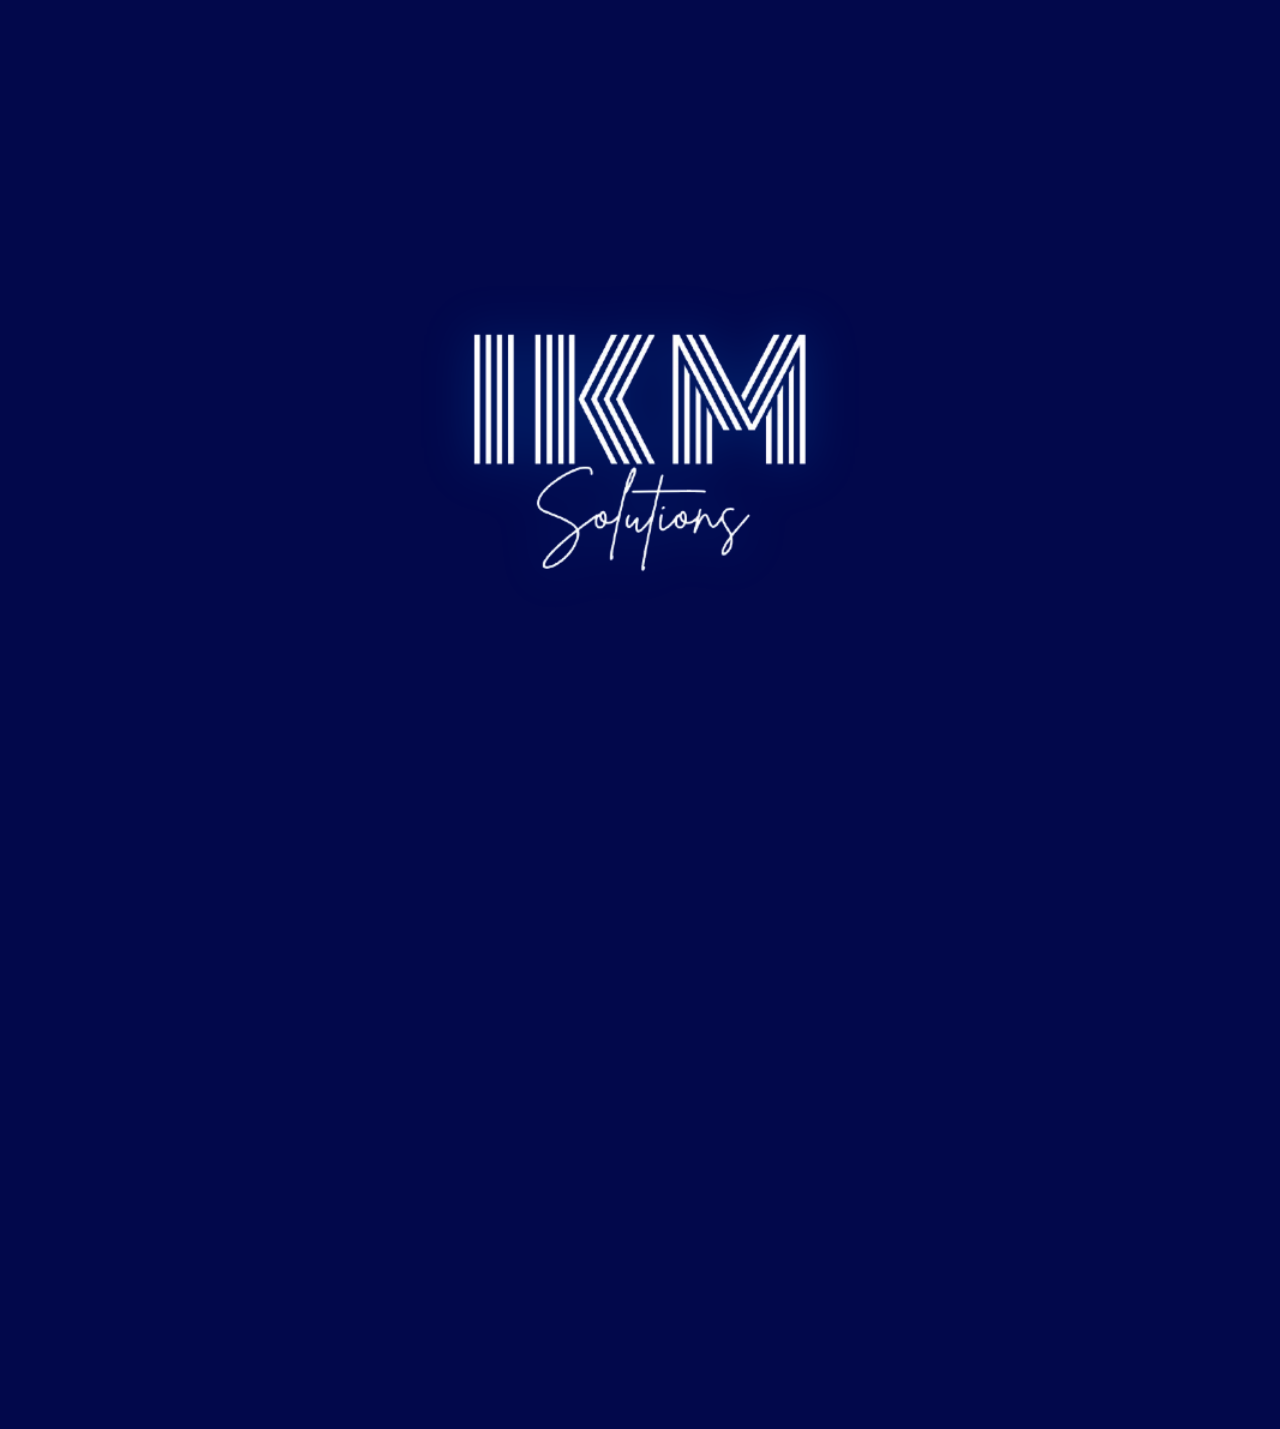
<file: index.html>
<!DOCTYPE html>
<html lang="es">
<head>
    <meta charset="UTF-8">
    <meta name="viewport" content="width=device-width, initial-scale=1.0">
    <title>IKM Solutions | Hardware & Software</title>
    <link href="https://fonts.googleapis.com/css2?family=Inter:wght@300;400;500;600;800&display=swap" rel="stylesheet">
    <link rel="stylesheet" href="assets/css/style.css">
</head>
<body>

    <!-- LOADER -->
    <div id="loader" class="loader-container">
        <img src="assets/img/LogoIKM.png" id="logo-loader" alt="Cargando IKM...">
    </div>

    <!-- NAVEGACIÓN FLOTANTE (Glassmorphism) -->
    <nav class="glass-nav">
        <div class="nav-content">
            <a href="index.html" class="nav-brand">
                <img src="assets/img/LogoIKM.png" alt="IKM" class="nav-logo">
            </a>
            <div class="nav-links">
                <a href="hardware.html">Hardware</a>
                <a href="soporte.html">Servicio IT</a>
                <a href="software.html">Software</a>
                <a href="perfil.html">Perfil</a>
            </div>
            <a href="https://wa.me/5491125727495" target="_blank" class="nav-btn">Consultar</a>
        </div>
    </nav>

    <!-- CONTENIDO PRINCIPAL -->
    <main id="contenido-web" class="fade-in-hidden">
        
        <!-- SECCIÓN HERO -->
        <!-- SECCIÓN HERO -->
        <header class="hero-section">
            <div class="glow-orb"></div>
            
            <div class="hero-content">
                <!-- Calesita dinámica -->
                <div class="carousel-container">
                    <h1 class="gradient-text dynamic-carousel" id="carousel-text">Soluciones a medida en hardware y software</h1>
                </div>
                <p class="hero-subtitle">
                    Servicio tecnico para usuarios y empresas.
                </p>
                <!-- Botones eliminados según lo solicitado -->
            </div>
        </header>

        <!-- EMBUDO DE SERVICIOS (3 Pilares) -->
        <section id="ecosistema" class="services-section">
            <div class="services-grid">
                
                <!-- Tarjeta 1: Hardware -->
                <a href="hardware.html" class="linear-card">
                    <div class="card-icon blue-glow">
                        <svg width="28" height="28" viewBox="0 0 24 24" fill="none" stroke="currentColor" stroke-width="2"><path d="M14.7 6.3a1 1 0 0 0 0 1.4l1.6 1.6a1 1 0 0 0 1.4 0l3.77-3.77a6 6 0 0 1-7.94 7.94l-6.91 6.91a2.12 2.12 0 0 1-3-3l6.91-6.91a6 6 0 0 1 7.94-7.94l-3.76 3.76z"/></svg>
                    </div>
                    <h3>Hardware & Reparación</h3>
                    <p>Mantenimiento profundo, armado de equipos, upgrades, reacondicionamiento móvil y micro-soldadura. Especialistas en PC, Apple y Drones DJI.</p>
                </a>

                <!-- Tarjeta 2: Servicio IT -->
                <a href="soporte.html" class="linear-card">
                    <div class="card-icon pastel-glow">
                        <svg width="28" height="28" viewBox="0 0 24 24" fill="none" stroke="currentColor" stroke-width="2"><rect x="2" y="3" width="20" height="14" rx="2" ry="2"/><line x1="8" y1="21" x2="16" y2="21"/><line x1="12" y1="17" x2="12" y2="21"/></svg>
                    </div>
                    <h3>Servicio IT & Consultoría</h3>
                    <p>Resolución de infraestructuras IT, mantenimiento preventivo de redes empresariales y asesoramiento tecnológico estratégico.</p>
                </a>

                <!-- Tarjeta 3: Software & 3D -->
                <a href="software.html" class="linear-card">
                    <div class="card-icon white-glow">
                        <svg width="28" height="28" viewBox="0 0 24 24" fill="none" stroke="currentColor" stroke-width="2"><polyline points="16 18 22 12 16 6"/><polyline points="8 6 2 12 8 18"/></svg>
                    </div>
                    <h3>Desarrollo & Diseño 3D</h3>
                    <p>Programación Full Stack para aplicaciones web de alto rendimiento y renderizado arquitectónico avanzado (SketchUp, Lumion, VRay).</p>
                </a>

            </div>
        </section>
        
    </main>

    <!-- Lógica de inicialización -->
<!-- Lógica de inicialización -->
    <script>
        window.addEventListener("load", () => {
            const loader = document.getElementById("loader");
            const contenido = document.getElementById("contenido-web");
            
            // El primer número (4000) son los 4 segundos que el logo se queda fijo
            setTimeout(() => {
                loader.style.opacity = "0";
                
                // El segundo número (400) es lo que tarda en desvanecerse (fade out)
                setTimeout(() => {
                    loader.style.display = "none";
                    contenido.style.display = "block";
                    void contenido.offsetWidth; 
                    contenido.classList.add("fade-in-visible");
                }, 200); 
            }, 2000); 
        });
    </script>

    <!-- Lógica del Carrusel de Texto -->
    <script>
        const phrases = [
            "Soluciones a medida en hardware y software",
            "Reparación y reacondicionamiento de celulares",
            "Mantenimiento y armado de pcs y laptops",
            "Consultoría técnica asesorada y facilitada",
            "Programación y diseño arquitectónico 3D"
        ];
        
        let currentPhrase = 0;
        const carouselText = document.getElementById("carousel-text");

        // Iniciar el carrusel una vez que la página carga
        window.addEventListener("load", () => {
            setInterval(() => {
                // 1. Iniciar desvanecimiento
                carouselText.classList.add("fade-out");
                
                // 2. Esperar a que termine la transición (500ms) para cambiar el texto
                setTimeout(() => {
                    currentPhrase = (currentPhrase + 1) % phrases.length;
                    carouselText.textContent = phrases[currentPhrase];
                    
                    // 3. Volver a mostrar el texto
                    carouselText.classList.remove("fade-out");
                }, 500);
                
            }, 4000); // Cambia de frase cada 4 segundos
        });
    </script>
</body>
</html>
</file>
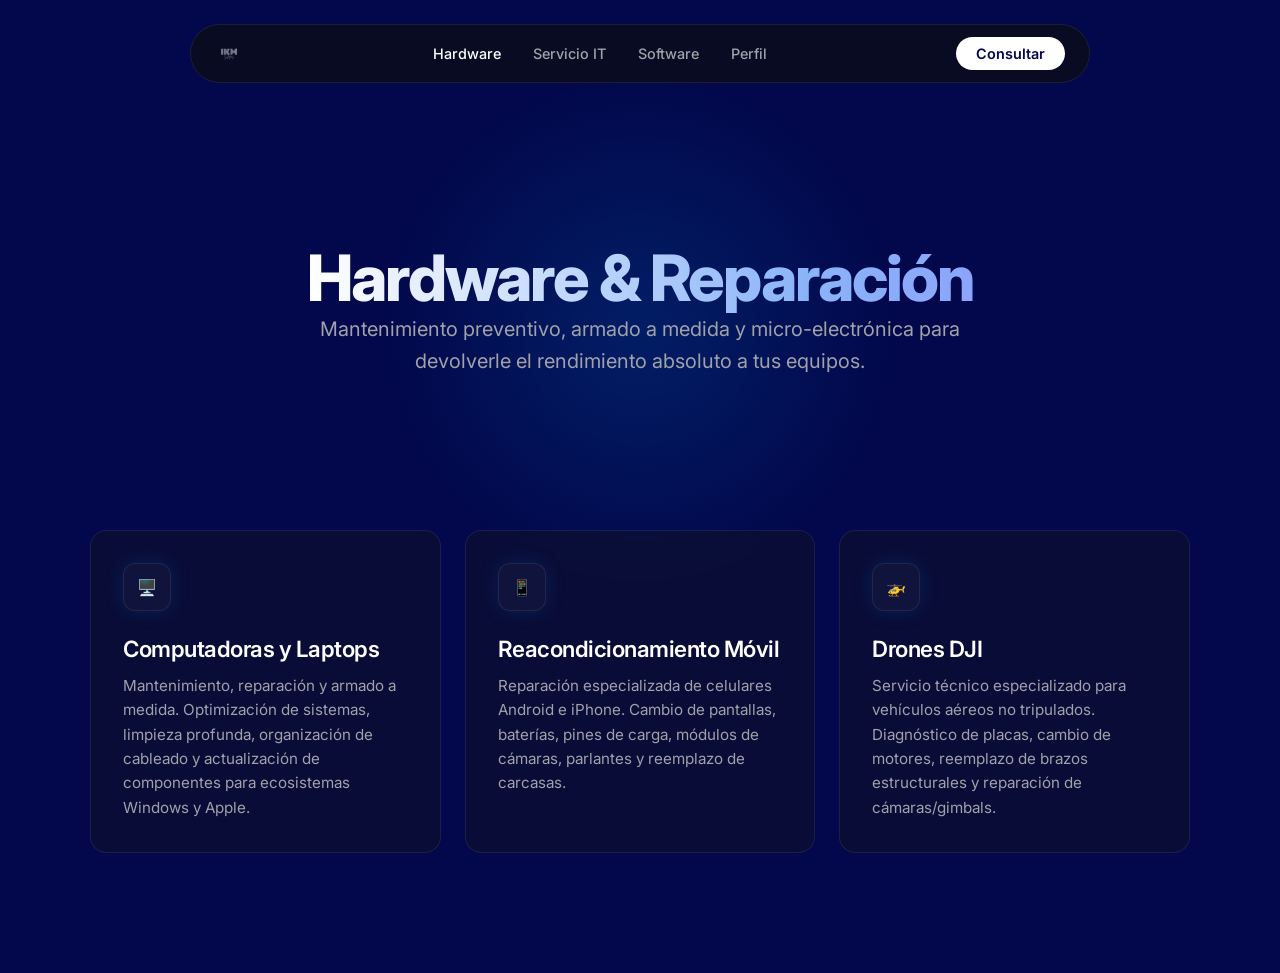
<file: hardware.html>
<!DOCTYPE html>
<html lang="es">
<head>
    <meta charset="UTF-8">
    <meta name="viewport" content="width=device-width, initial-scale=1.0">
    <title>Hardware & Reparación | IKM Solutions</title>
    <link href="https://fonts.googleapis.com/css2?family=Inter:wght@300;400;500;600;800&display=swap" rel="stylesheet">
    <link rel="stylesheet" href="assets/css/style.css">
</head>
<body>

    <!-- NAVEGACIÓN FLOTANTE -->
    <nav class="glass-nav">
        <div class="nav-content">
            <a href="index.html" class="nav-brand">
                <img src="assets/img/LogoIKM.png" alt="IKM" class="nav-logo">
            </a>
            <div class="nav-links">
                <a href="hardware.html" style="color: #ffffff;">Hardware</a> <!-- Activo -->
                <a href="soporte.html">Servicio IT</a>
                <a href="software.html">Software</a>
                <a href="perfil.html">Perfil</a>
            </div>
            <a href="https://wa.me/5491125727495" target="_blank" class="nav-btn">Consultar</a>
        </div>
    </nav>

    <main class="fade-in-visible" style="padding-top: 150px;">
        
        <!-- ENCABEZADO DE SECCIÓN -->
        <header class="hero-section" style="min-height: 40vh;">
            <div class="glow-orb"></div>
            <div class="hero-content">
                <h1 class="gradient-text" style="font-size: 4rem;">Hardware & Reparación</h1>
                <p class="hero-subtitle">Mantenimiento preventivo, armado a medida y micro-electrónica para devolverle el rendimiento absoluto a tus equipos.</p>
            </div>
        </header>

        <!-- DETALLE DE SERVICIOS -->
        <section class="services-section" style="padding-top: 20px;">
            <div class="services-grid">
                
                <div class="linear-card">
                    <div class="card-icon blue-glow">🖥️</div>
                    <h3>Computadoras y Laptops</h3>
                    <p>Mantenimiento, reparación y armado a medida. Optimización de sistemas, limpieza profunda, organización de cableado y actualización de componentes para ecosistemas Windows y Apple.</p>
                </div>

                <div class="linear-card">
                    <div class="card-icon blue-glow">📱</div>
                    <h3>Reacondicionamiento Móvil</h3>
                    <p>Reparación especializada de celulares Android e iPhone. Cambio de pantallas, baterías, pines de carga, módulos de cámaras, parlantes y reemplazo de carcasas.</p>
                </div>

                <div class="linear-card">
                    <div class="card-icon blue-glow">🚁</div>
                    <h3>Drones DJI</h3>
                    <p>Servicio técnico especializado para vehículos aéreos no tripulados. Diagnóstico de placas, cambio de motores, reemplazo de brazos estructurales y reparación de cámaras/gimbals.</p>
                </div>

            </div>
        </section>
    </main>

</body>
</html>
</file>
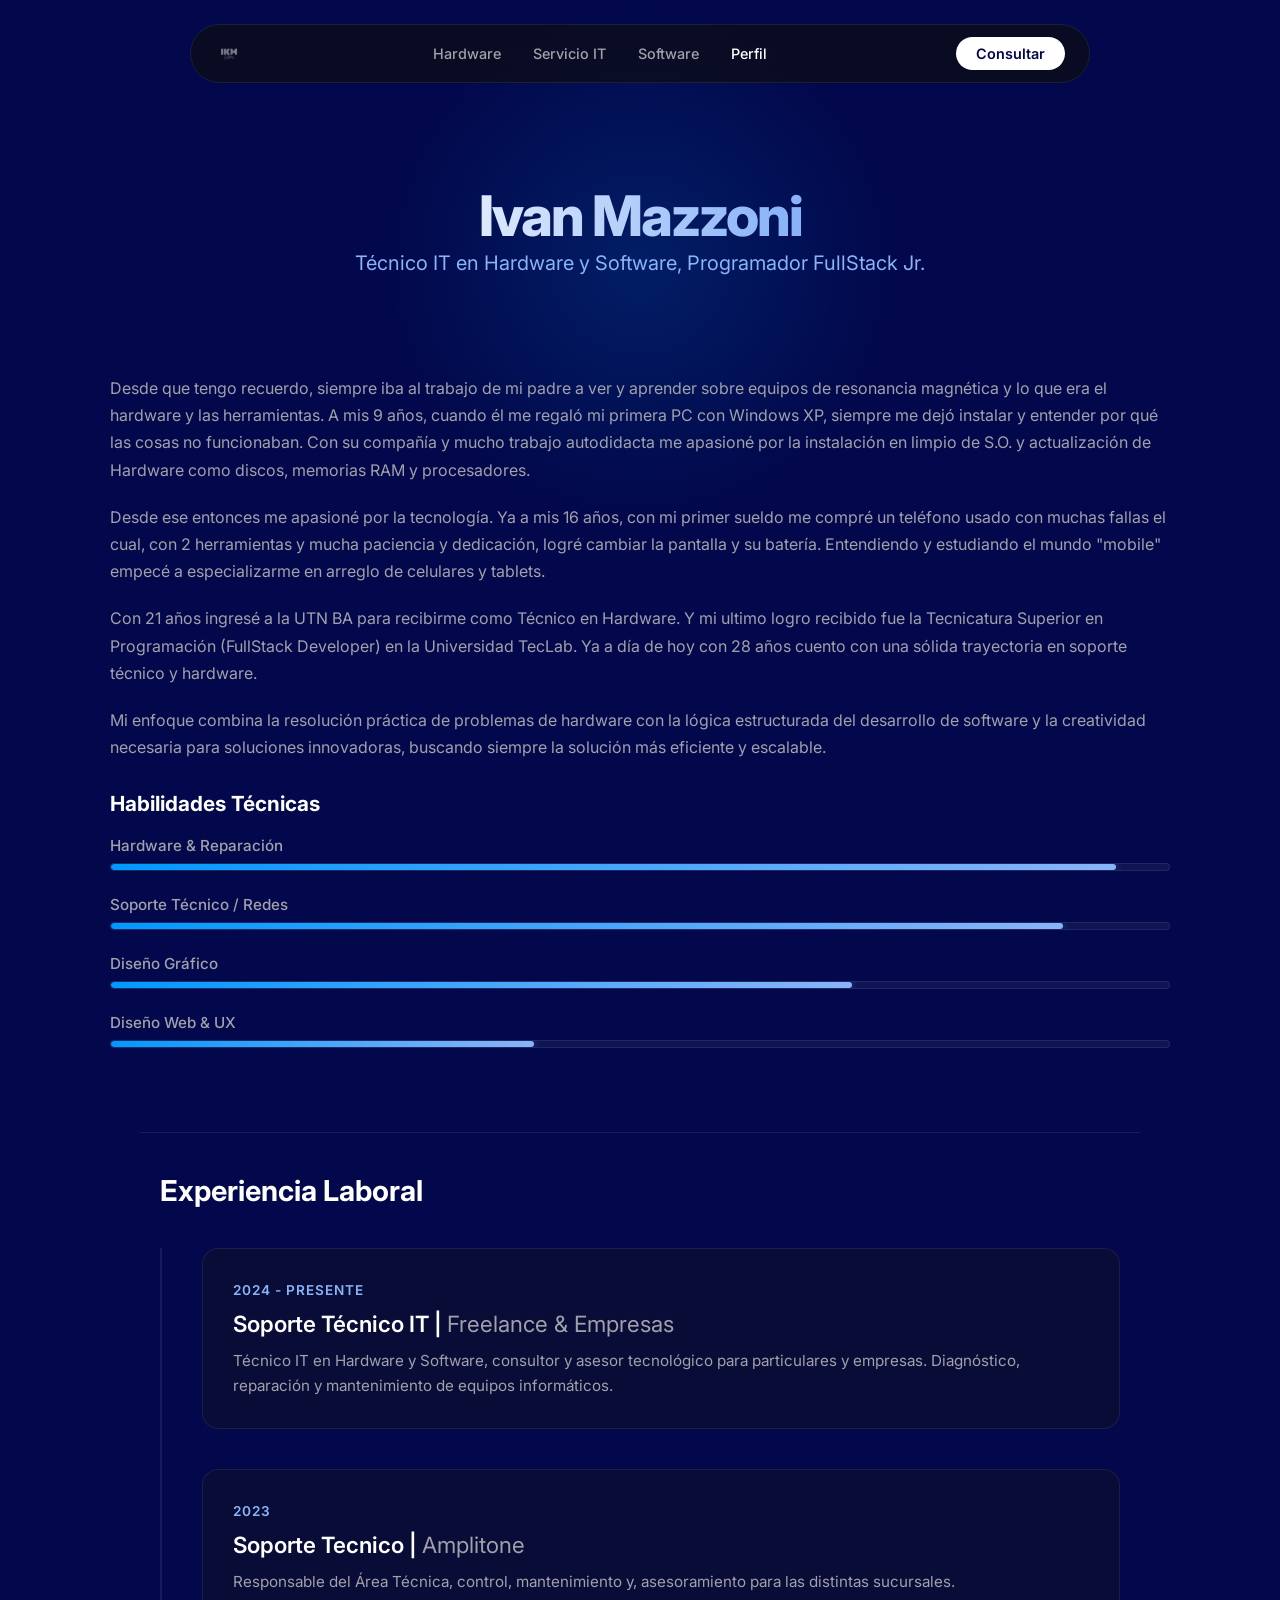
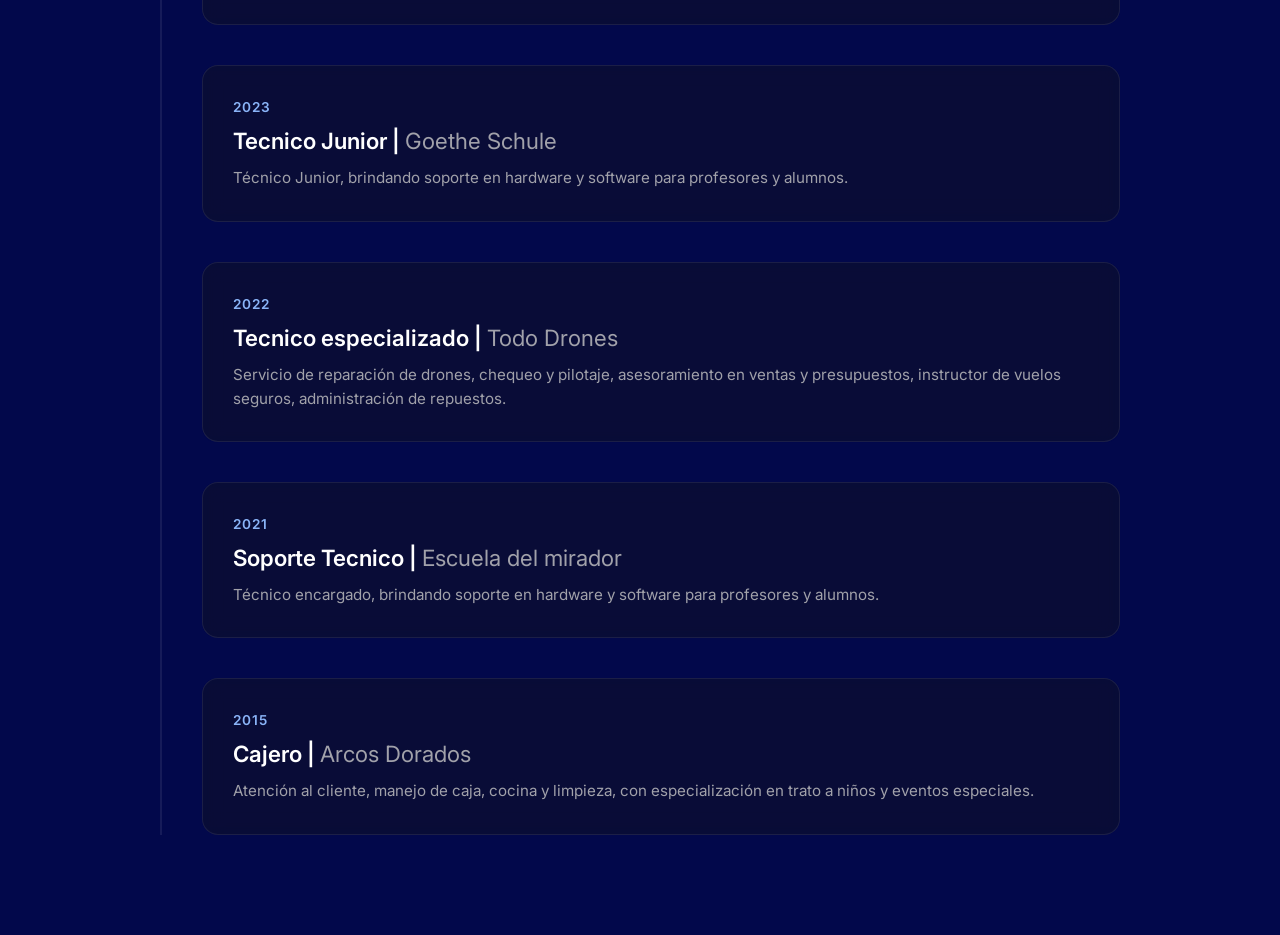
<file: perfil.html>
<!DOCTYPE html>
<html lang="es">
<head>
    <meta charset="UTF-8">
    <meta name="viewport" content="width=device-width, initial-scale=1.0">
    <title>Perfil | IKM Solutions</title>
    <link href="https://fonts.googleapis.com/css2?family=Inter:wght@300;400;500;600;800&display=swap" rel="stylesheet">
    <link rel="stylesheet" href="assets/css/style.css">
</head>
<body>

    <!-- NAVEGACIÓN FLOTANTE (Glassmorphism) -->
    <nav class="glass-nav">
        <div class="nav-content">
            <a href="index.html" class="nav-brand">
                <img src="assets/img/LogoIKM.png" alt="IKM" class="nav-logo">
            </a>
            <div class="nav-links">
                <a href="hardware.html">Hardware</a>
                <a href="soporte.html">Servicio IT</a>
                <a href="software.html">Software</a>
                <a href="perfil.html" style="color: #ffffff;">Perfil</a> <!-- Activo -->
            </div>
            <a href="https://wa.me/5491125727495" target="_blank" class="nav-btn">Consultar</a>
        </div>
    </nav>

    <!-- CONTENIDO PRINCIPAL -->
    <main class="fade-in-visible" style="padding-top: 150px;">
        
        <!-- ENCABEZADO DE PERFIL -->
        <header class="hero-section" style="min-height: 25vh; padding-bottom: 20px;">
            <div class="glow-orb"></div>
            <div class="hero-content">
                <h1 class="gradient-text" style="font-size: 3.5rem;">Ivan Mazzoni</h1>
                <p class="hero-subtitle" style="color: var(--accent-pastel);">Técnico IT en Hardware y Software, Programador FullStack Jr.</p>
            </div>
        </header>
        <!-- SECCIÓN DE BIO + FOTO + SKILLS -->
        <section class="profile-container">
            <!-- <img src="assets/img/YO.png" alt="Ivan Mazzoni" class="profile-img">-->
            <div class="profile-text">
                <p style="color: var(--text-muted); line-height: 1.7; margin-bottom: 20px;">
                    Desde que tengo recuerdo, siempre iba al trabajo de mi padre a ver y aprender sobre equipos de resonancia magnética y lo que era el hardware y las herramientas. A mis 9 años, cuando él me regaló mi primera PC con Windows XP, siempre me dejó instalar y entender por qué las cosas no funcionaban. Con su compañía y mucho trabajo autodidacta me apasioné por la instalación en limpio de S.O. y actualización de Hardware como discos, memorias RAM y procesadores.
                </p>
                <p style="color: var(--text-muted); line-height: 1.7; margin-bottom: 20px;">
                    Desde ese entonces me apasioné por la tecnología. Ya a mis 16 años, con mi primer sueldo me compré un teléfono usado con muchas fallas el cual, con 2 herramientas y mucha paciencia y dedicación, logré cambiar la pantalla y su batería. Entendiendo y estudiando el mundo "mobile" empecé a especializarme en arreglo de celulares y tablets.
                </p>
                <p style="color: var(--text-muted); line-height: 1.7; margin-bottom: 20px;">
                    Con 21 años ingresé a la UTN BA para recibirme como Técnico en Hardware. Y mi ultimo logro recibido fue la Tecnicatura Superior en Programación (FullStack Developer) en la Universidad TecLab. Ya a día de hoy con 28 años cuento con una sólida trayectoria en soporte técnico y hardware.
                </p>
                <p style="color: var(--text-muted); line-height: 1.7; margin-bottom: 30px;">
                    Mi enfoque combina la resolución práctica de problemas de hardware con la lógica estructurada del desarrollo de software y la creatividad necesaria para soluciones innovadoras, buscando siempre la solución más eficiente y escalable.
                </p>

                <!-- HABILIDADES TÉCNICAS -->
                <h3 style="font-size: 1.3rem; margin-bottom: 20px; color: var(--text-main);">Habilidades Técnicas</h3>
                
                <div class="skill-box">
                    <span class="skill-name">Hardware & Reparación</span>
                    <div class="progress-bar"><div class="progress" style="width: 95%"></div></div>
                </div>
                
                <div class="skill-box">
                    <span class="skill-name">Soporte Técnico / Redes</span>
                    <div class="progress-bar"><div class="progress" style="width: 90%"></div></div>
                </div>

                <div class="skill-box">
                    <span class="skill-name">Diseño Gráfico</span>
                    <div class="progress-bar"><div class="progress" style="width: 70%"></div></div>
                </div>

                <div class="skill-box">
                    <span class="skill-name">Diseño Web & UX</span>
                    <div class="progress-bar"><div class="progress" style="width: 40%"></div></div>
                </div>
            </div>
        </section>

        <!-- LÍNEA DIVISORIA SUTIL -->
        <div style="max-width: 1000px; margin: 40px auto; border-top: 1px solid var(--glass-border);"></div>

        <!-- HISTORIAL OPERATIVO (TIMELINE) -->
        <section class="experience-section">
            <h2 class="section-title" style="text-align: left; font-size: 1.8rem; margin-bottom: 40px; color: var(--text-main);">Experiencia Laboral</h2>
            
            <div class="timeline-container">
                
                <!-- TRABAJO 1 -->
                <div class="timeline-item">
                    <div class="timeline-content">
                        <span class="timeline-year">2024 - Presente</span>
                        <h3>Soporte Técnico IT | <span class="company">Freelance & Empresas</span></h3>
                        <p>
                            Técnico IT en Hardware y Software, consultor y asesor tecnológico
                            para particulares y empresas. Diagnóstico, reparación y mantenimiento de equipos informáticos.
                        </p>
                    </div>
                </div>

               
                <div class="timeline-item">
                    <div class="timeline-content">
                        <span class="timeline-year">2023</span>
                        <h3>Soporte Tecnico | <span class="company">Amplitone</span></h3>
                        <p>
                        Responsable del Área Técnica, control, mantenimiento y,
                        asesoramiento para las distintas sucursales.
                        </p>
                    </div>
                </div>    

                <!-- TRABAJO 2 -->
                <div class="timeline-item">
                    <div class="timeline-content">
                        <span class="timeline-year">2023</span>
                        <h3>Tecnico Junior | <span class="company">Goethe Schule</span></h3>
                        <p>
                            Técnico Junior, brindando soporte en hardware y software para
                            profesores y alumnos.
                        </p>
                    </div>
                </div>

                <div class="timeline-item">
                    <div class="timeline-content">
                        <span class="timeline-year">2022</span>
                        <h3>Tecnico especializado | <span class="company">Todo Drones</span></h3>
                        <p>
                            Servicio de reparación de drones, chequeo y pilotaje, asesoramiento
                            en ventas y presupuestos, instructor de vuelos seguros,
                            administración de repuestos.
                        </p>
                    </div>
                </div>

                <div class="timeline-item">
                    <div class="timeline-content">
                        <span class="timeline-year">2021</span>
                        <h3>Soporte Tecnico | <span class="company">Escuela del mirador</span></h3>
                        <p>
                            Técnico encargado, brindando soporte en hardware y software para
                            profesores y alumnos.
                        </p>
                    </div>
                </div>

                <div class="timeline-item">
                    <div class="timeline-content">
                        <span class="timeline-year">2015</span>
                        <h3>Cajero | <span class="company">Arcos Dorados</span></h3>
                        <p>
                            Atención al cliente, manejo de caja, cocina y limpieza, con
                            especialización en trato a niños y eventos especiales.
                        </p>
                    </div>
                </div>

            </div>
        </section>

    </main>

</body>
</html>
</file>
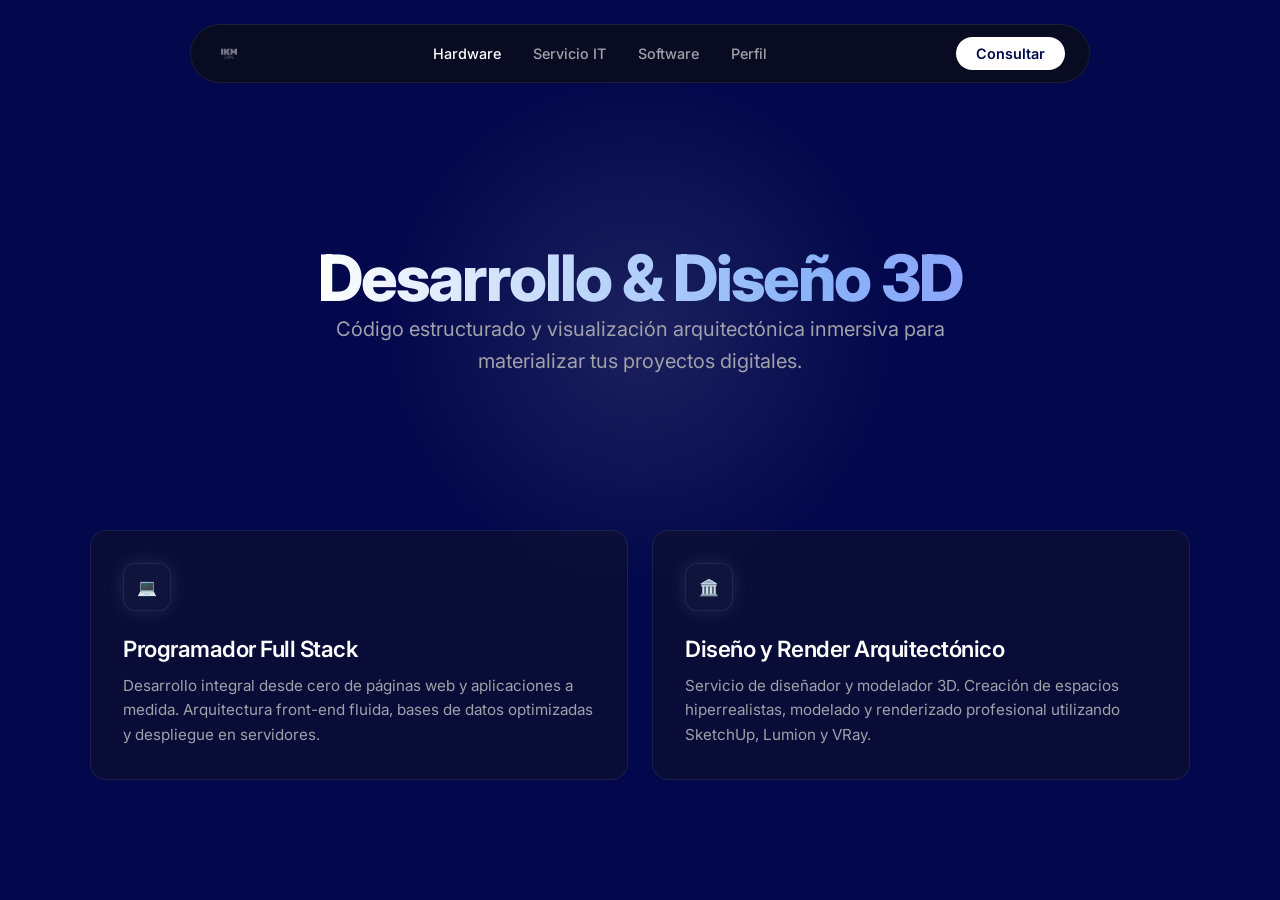
<file: software.html>
<!DOCTYPE html>
<html lang="es">
<head>
    <meta charset="UTF-8">
    <meta name="viewport" content="width=device-width, initial-scale=1.0">
    <title>Hardware & Reparación | IKM Solutions</title>
    <link href="https://fonts.googleapis.com/css2?family=Inter:wght@300;400;500;600;800&display=swap" rel="stylesheet">
    <link rel="stylesheet" href="assets/css/style.css">
</head>
<body>

    <!-- NAVEGACIÓN FLOTANTE -->
    <nav class="glass-nav">
        <div class="nav-content">
            <a href="index.html" class="nav-brand">
                <img src="assets/img/LogoIKM.png" alt="IKM" class="nav-logo">
            </a>
            <div class="nav-links">
                <a href="hardware.html" style="color: #ffffff;">Hardware</a> <!-- Activo -->
                <a href="soporte.html">Servicio IT</a>
                <a href="software.html">Software</a>
                <a href="perfil.html">Perfil</a>
            </div>
            <a href="https://wa.me/5491125727495" target="_blank" class="nav-btn">Consultar</a>
        </div>
    </nav>

    <main class="fade-in-visible" style="padding-top: 150px;">
        <header class="hero-section" style="min-height: 40vh;">
            <div class="glow-orb" style="background: radial-gradient(circle, rgba(255, 255, 255, 0.1) 0%, rgba(0,0,0,0) 60%);"></div>
            <div class="hero-content">
                <h1 class="gradient-text" style="font-size: 4rem;">Desarrollo & Diseño 3D</h1>
                <p class="hero-subtitle">Código estructurado y visualización arquitectónica inmersiva para materializar tus proyectos digitales.</p>
            </div>
        </header>

        <section class="services-section" style="padding-top: 20px;">
            <div class="services-grid" style="grid-template-columns: repeat(auto-fit, minmax(400px, 1fr));">
                
                <div class="linear-card">
                    <div class="card-icon white-glow">💻</div>
                    <h3>Programador Full Stack</h3>
                    <p>Desarrollo integral desde cero de páginas web y aplicaciones a medida. Arquitectura front-end fluida, bases de datos optimizadas y despliegue en servidores.</p>
                </div>

                <div class="linear-card">
                    <div class="card-icon white-glow">🏛️</div>
                    <h3>Diseño y Render Arquitectónico</h3>
                    <p>Servicio de diseñador y modelador 3D. Creación de espacios hiperrealistas, modelado y renderizado profesional utilizando SketchUp, Lumion y VRay.</p>
                </div>

            </div>
        </section>
    </main>

</body>
</html>
</file>
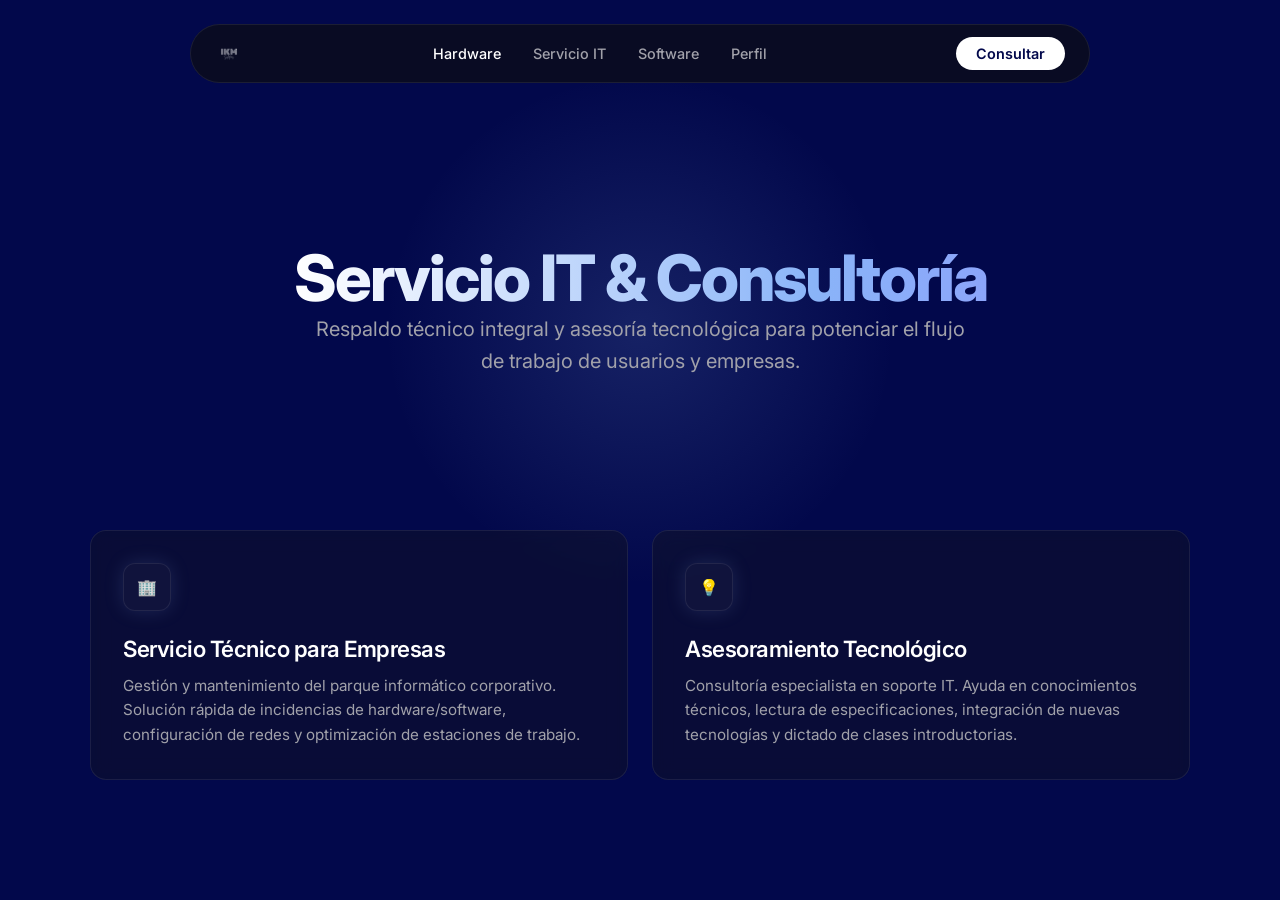
<file: soporte.html>
<!DOCTYPE html>
<html lang="es">
<head>
    <meta charset="UTF-8">
    <meta name="viewport" content="width=device-width, initial-scale=1.0">
    <title>Hardware & Reparación | IKM Solutions</title>
    <link href="https://fonts.googleapis.com/css2?family=Inter:wght@300;400;500;600;800&display=swap" rel="stylesheet">
    <link rel="stylesheet" href="assets/css/style.css">
</head>
<body>

    <!-- NAVEGACIÓN FLOTANTE -->
    <nav class="glass-nav">
        <div class="nav-content">
            <a href="index.html" class="nav-brand">
                <img src="assets/img/LogoIKM.png" alt="IKM" class="nav-logo">
            </a>
            <div class="nav-links">
                <a href="hardware.html" style="color: #ffffff;">Hardware</a> <!-- Activo -->
                <a href="soporte.html">Servicio IT</a>
                <a href="software.html">Software</a>
                <a href="perfil.html">Perfil</a>
            </div>
            <a href="https://wa.me/5491125727495" target="_blank" class="nav-btn">Consultar</a>
        </div>
    </nav>

    <main class="fade-in-visible" style="padding-top: 150px;">
        <header class="hero-section" style="min-height: 40vh;">
            <div class="glow-orb" style="background: radial-gradient(circle, rgba(138, 180, 248, 0.15) 0%, rgba(0,0,0,0) 60%);"></div>
            <div class="hero-content">
                <h1 class="gradient-text" style="font-size: 4rem;">Servicio IT & Consultoría</h1>
                <p class="hero-subtitle">Respaldo técnico integral y asesoría tecnológica para potenciar el flujo de trabajo de usuarios y empresas.</p>
            </div>
        </header>

        <section class="services-section" style="padding-top: 20px;">
            <div class="services-grid" style="grid-template-columns: repeat(auto-fit, minmax(400px, 1fr));">
                
                <div class="linear-card">
                    <div class="card-icon pastel-glow">🏢</div>
                    <h3>Servicio Técnico para Empresas</h3>
                    <p>Gestión y mantenimiento del parque informático corporativo. Solución rápida de incidencias de hardware/software, configuración de redes y optimización de estaciones de trabajo.</p>
                </div>

                <div class="linear-card">
                    <div class="card-icon pastel-glow">💡</div>
                    <h3>Asesoramiento Tecnológico</h3>
                    <p>Consultoría especialista en soporte IT. Ayuda en conocimientos técnicos, lectura de especificaciones, integración de nuevas tecnologías y dictado de clases introductorias.</p>
                </div>

            </div>
        </section>
    </main>

</body>
</html>
</file>
<file: assets/css/style.css>
/* =========================================
   IKM SOLUTIONS | CORE STYLES (LINEAR THEME)
   ========================================= */

/* --- VARIABLES ROOT --- */
:root {
    --bg-color: #02084b;
    --text-main: #ffffff;
    --text-muted: #a1a1aa;
    
    --accent-blue: #0099ff;
    --accent-pastel: #8ab4f8;
    
    --glass-bg: rgba(15, 15, 15, 0.65);
    --glass-border: rgba(255, 255, 255, 0.08);
    --glass-hover: rgba(30, 30, 35, 0.6);
    
    --font-stack: 'Inter', -apple-system, BlinkMacSystemFont, 'Segoe UI', Roboto, sans-serif;
}

/* --- RESET & GLOBALS --- */
* {
    margin: 0;
    padding: 0;
    box-sizing: border-box;
}

html {
    scroll-behavior: smooth;
}

body {
    background-color: var(--bg-color);
    color: var(--text-main);
    font-family: var(--font-stack);
    -webkit-font-smoothing: antialiased;
    overflow-x: hidden;
}

/* --- LOADER --- */
.loader-container {
    position: fixed;
    inset: 0;
    background-color: var(--bg-color);
    display: flex;
    justify-content: center;
    align-items: center;
    z-index: 9999;
    transition: opacity 0.4s ease;
}

#logo-loader {
    width: 200px;
    height: auto;
    filter: drop-shadow(0 0 15px rgba(0, 153, 255, 0.2));
}

.fade-in-hidden {
    opacity: 0;
    transform: translateY(10px);
    transition: opacity 0.6s ease, transform 0.6s ease;
}

.fade-in-visible {
    opacity: 1;
    transform: translateY(0);
}

/* --- NAVEGACIÓN FLOTANTE (GLASSMORPHISM) --- */
.glass-nav {
    position: fixed;
    top: 24px;
    left: 50%;
    transform: translateX(-50%);
    width: 90%;
    max-width: 900px;
    background: var(--glass-bg);
    backdrop-filter: blur(20px);
    -webkit-backdrop-filter: blur(20px);
    border: 1px solid var(--glass-border);
    border-radius: 100px;
    z-index: 1000;
    padding: 12px 24px;
}

.nav-content {
    display: flex;
    justify-content: space-between;
    align-items: center;
}

.nav-logo {
    height: 28px;
    width: auto;
    display: block;
}

.nav-links {
    display: flex;
    gap: 32px;
}

.nav-links a {
    color: var(--text-muted);
    text-decoration: none;
    font-size: 0.9rem;
    font-weight: 500;
    transition: color 0.2s ease;
}

.nav-links a:hover {
    color: var(--text-main);
}

.nav-btn {
    background: var(--text-main);
    color: var(--bg-color);
    text-decoration: none;
    padding: 8px 20px;
    border-radius: 50px;
    font-size: 0.9rem;
    font-weight: 600;
    transition: transform 0.2s ease, box-shadow 0.2s ease;
}

.nav-btn:hover {
    transform: scale(1.05);
    box-shadow: 0 4px 15px rgba(255, 255, 255, 0.2);
}

/* --- HERO SECTION --- */
.hero-section {
    min-height: 100vh;
    display: flex;
    justify-content: center;
    align-items: center;
    text-align: center;
    position: relative;
    padding: 0 20px;
}

/* El resplandor de fondo */
.glow-orb {
    position: absolute;
    top: 50%;
    left: 50%;
    transform: translate(-50%, -50%);
    width: 600px;
    height: 600px;
    background: radial-gradient(circle, rgba(0, 153, 255, 0.15) 0%, rgba(0,0,0,0) 60%);
    z-index: -1;
    pointer-events: none;
}

.hero-content {
    max-width: 800px;
    z-index: 1;
}

/* Contenedor para evitar saltos bruscos de altura cuando el texto es largo */
.carousel-container {
    min-height: 180px; 
    display: flex;
    align-items: center;
    justify-content: center;
    margin-bottom: 24px;
}

/* Texto del carrusel con degradado animado */
.gradient-text {
    font-size: 4.5rem; /* Ligeramente más pequeño para que entren frases largas */
    line-height: 1.1;
    font-weight: 800;
    letter-spacing: -2px;
    margin: 0;
    
    /* Degradado con tonos pasteles (blanco, azul pastel, lila, menta) */
    background: linear-gradient(90deg, #ffffff, #8ab4f8, #8e86ff, #8aebf8, #ffffff);
    background-size: 300% auto;
    -webkit-background-clip: text;
    -webkit-text-fill-color: transparent;
    
    /* Animación fluida e infinita de los colores */
    animation: pastelFlow 10s linear infinite;
    
    /* Transición para el efecto de aparición/desaparición (JS) */
    transition: opacity 0.5s ease-in-out, transform 0.5s ease-in-out;
    opacity: 1;
    transform: translateY(0);
}

/* Estado invisible para la transición del carrusel */
.fade-out {
    opacity: 0;
    transform: translateY(-10px);
}

/* Animación del fondo del degradado */
@keyframes pastelFlow {
    0% { background-position: 0% center; }
    100% { background-position: 300% center; }
}

/* Ajuste responsive para móviles */
@media (max-width: 768px) {
    .gradient-text { font-size: 3rem; }
    .carousel-container { min-height: 150px; }
}

.hero-subtitle {
    font-size: 1.25rem;
    color: var(--text-muted);
    line-height: 1.6;
    max-width: 650px;
    margin: 0 auto 40px auto;
}

.hero-buttons {
    display: flex;
    gap: 16px;
    justify-content: center;
}

.btn-primary {
    background: var(--accent-blue);
    color: var(--text-main);
    padding: 14px 28px;
    border-radius: 8px;
    text-decoration: none;
    font-weight: 600;
    font-size: 1rem;
    box-shadow: 0 0 25px rgba(0, 153, 255, 0.3);
    transition: all 0.3s ease;
}

.btn-primary:hover {
    box-shadow: 0 0 35px rgba(0, 153, 255, 0.5);
    transform: translateY(-2px);
}

.btn-secondary {
    background: transparent;
    color: var(--text-main);
    padding: 14px 28px;
    border-radius: 8px;
    text-decoration: none;
    font-weight: 600;
    font-size: 1rem;
    border: 1px solid var(--glass-border);
    transition: all 0.3s ease;
}

.btn-secondary:hover {
    background: rgba(255, 255, 255, 0.05);
    border-color: rgba(255, 255, 255, 0.2);
}

/* --- GRID DE SERVICIOS (EMBUDO) --- */
.services-section {
    padding: 100px 20px 120px 20px;
    position: relative;
    z-index: 2;
}

.services-grid {
    display: grid;
    grid-template-columns: repeat(auto-fit, minmax(320px, 1fr));
    gap: 24px;
    max-width: 1100px;
    margin: 0 auto;
}

.linear-card {
    background: rgba(20, 20, 25, 0.4);
    border: 1px solid var(--glass-border);
    border-radius: 16px;
    padding: 32px;
    text-decoration: none;
    color: var(--text-main);
    transition: all 0.3s ease;
    backdrop-filter: blur(10px);
    display: flex;
    flex-direction: column;
}

.linear-card:hover {
    border-color: rgba(138, 180, 248, 0.3);
    background: var(--glass-hover);
    transform: translateY(-5px);
}

.card-icon {
    width: 48px;
    height: 48px;
    display: flex;
    align-items: center;
    justify-content: center;
    border-radius: 12px;
    background: rgba(255, 255, 255, 0.03);
    border: 1px solid var(--glass-border);
    margin-bottom: 24px;
}

.card-icon svg {
    color: var(--text-main);
}

.blue-glow { box-shadow: 0 0 20px rgba(0, 153, 255, 0.15); }
.pastel-glow { box-shadow: 0 0 20px rgba(138, 180, 248, 0.15); }
.white-glow { box-shadow: 0 0 20px rgba(255, 255, 255, 0.1); }

.linear-card h3 {
    font-size: 1.4rem;
    font-weight: 600;
    margin-bottom: 12px;
    letter-spacing: -0.5px;
}

.linear-card p {
    color: var(--text-muted);
    font-size: 0.95rem;
    line-height: 1.6;
    margin: 0;
}

/* --- RESPONSIVE BASICO --- */
@media (max-width: 768px) {
    .gradient-text { font-size: 3.5rem; }
    .nav-links { display: none; /* En el futuro haremos el menú hamburguesa */ }
    .glass-nav { justify-content: space-between; }
    .hero-buttons { flex-direction: column; }
}

/* =========================================
   SECCIÓN PERFIL (QUIEN SOY)
   ========================================= */

/* --- Contenedor Bio y Foto --- */
.profile-container {
    display: flex;
    flex-wrap: wrap;
    gap: 60px;
    padding: 0 20px;
    max-width: 1100px;
    margin: 0 auto 60px auto;
    align-items: flex-start;
}

.profile-img {
    flex: 1 1 300px;
    max-width: 400px;
    width: 100%;
    border-radius: 16px;
    border: 1px solid var(--glass-border);
    box-shadow: 0 10px 30px rgba(0, 0, 0, 0.5);
    object-fit: cover;
}

.profile-text {
    flex: 2 1 400px;
}

/* --- Barras de Skills --- */
.skill-box {
    margin-bottom: 24px;
}

.skill-name {
    display: block;
    margin-bottom: 8px;
    font-weight: 500;
    font-size: 0.95rem;
    color: var(--text-muted);
}

.progress-bar {
    width: 100%;
    height: 8px;
    background: rgba(255, 255, 255, 0.05);
    border-radius: 10px;
    overflow: hidden;
    border: 1px solid var(--glass-border);
}

.progress {
    height: 100%;
    background: linear-gradient(90deg, var(--accent-blue), var(--accent-pastel));
    border-radius: 10px;
    box-shadow: 0 0 10px rgba(138, 180, 248, 0.4);
    transition: width 1s ease-in-out;
}

/* --- Historial Operativo (Timeline Glassmorphism) --- */
.experience-section {
    padding: 0 20px;
    max-width: 1000px;
    margin: 0 auto 100px auto;
}

.timeline-container {
    position: relative;
    padding-left: 40px;
    border-left: 2px solid var(--glass-border);
}

.timeline-item {
    position: relative;
    margin-bottom: 40px;
}

.timeline-item:last-child {
    margin-bottom: 0;
}

.timeline-dot {
    position: absolute;
    left: -47px; /* Centra el punto exacto sobre la línea */
    top: 0;
    width: 14px;
    height: 14px;
    background-color: var(--bg-color);
    border: 2px solid var(--accent-pastel);
    border-radius: 50%;
    box-shadow: 0 0 10px rgba(138, 180, 248, 0.5);
}

.timeline-content {
    background: rgba(20, 20, 25, 0.4);
    border: 1px solid var(--glass-border);
    border-radius: 16px;
    padding: 30px;
    backdrop-filter: blur(10px);
    transition: transform 0.3s ease, border-color 0.3s ease, background 0.3s ease;
}

.timeline-content:hover {
    transform: translateX(10px);
    border-color: rgba(138, 180, 248, 0.3);
    background: var(--glass-hover);
}

.timeline-year {
    display: inline-block;
    color: var(--accent-pastel);
    font-size: 0.85rem;
    font-weight: 600;
    letter-spacing: 1px;
    margin-bottom: 12px;
    text-transform: uppercase;
}

.timeline-content h3 {
    font-size: 1.4rem;
    margin-bottom: 12px;
    color: var(--text-main);
    font-weight: 600;
}

.company {
    color: var(--text-muted);
    font-weight: 400;
}

.timeline-content p {
    color: var(--text-muted);
    line-height: 1.6;
    font-size: 0.95rem;
    margin: 0;
}

#logo-loader {
    width: 600px; /* Tamaño principal en monitores */
    max-width: 90%; /* Evita que se corte en pantallas pequeñas */
    height: auto;
    filter: drop-shadow(0 0 25px rgba(0, 153, 255, 0.3)); /* Resplandor sutil */
}
</file>
